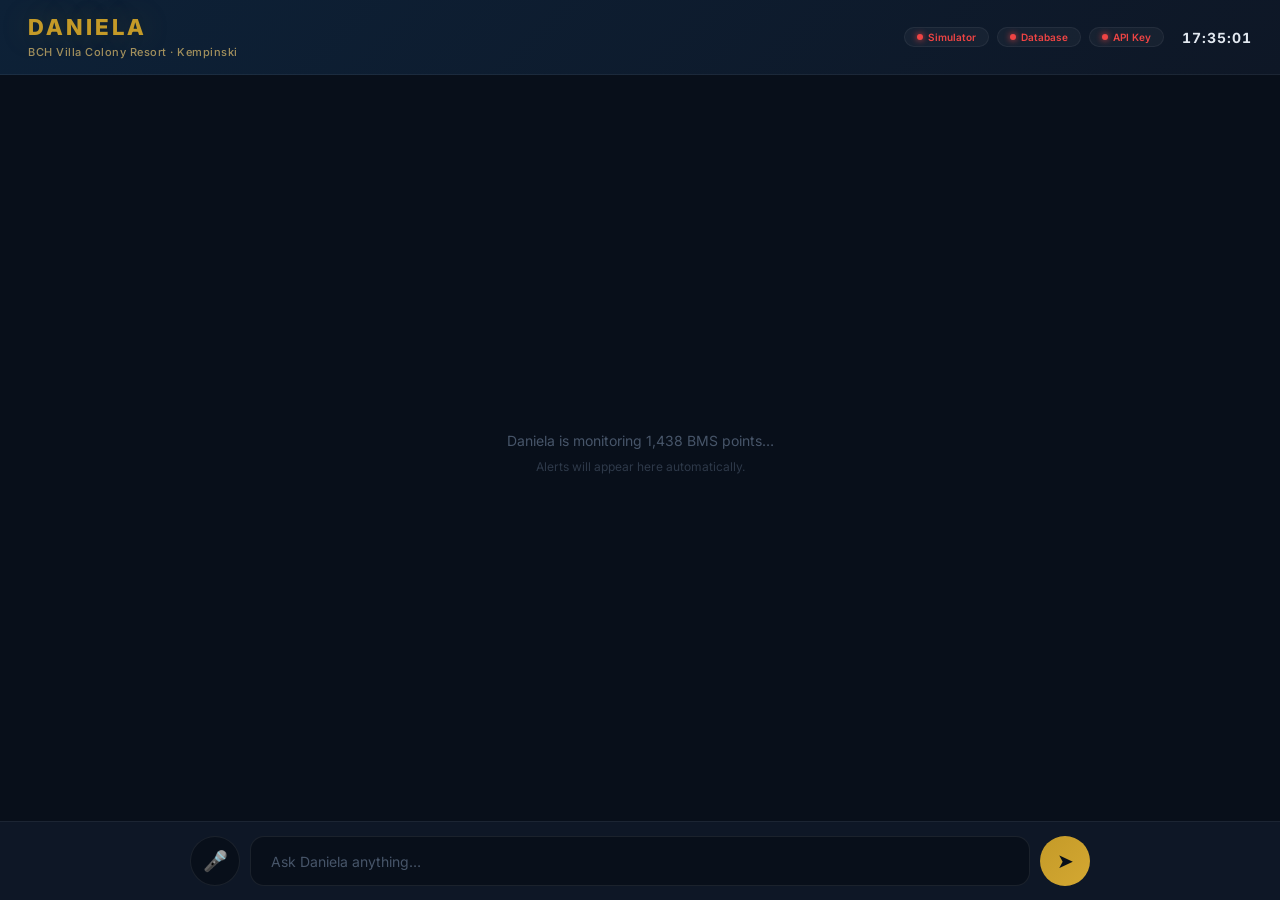
<file: frontend/index.html>
<!DOCTYPE html>
<html lang="en">
<head>
  <meta charset="UTF-8">
  <meta name="viewport" content="width=device-width, initial-scale=1.0">
  <title>DANIELA v0.5 — BCH Villa Colony Resort</title>
  <link rel="stylesheet" href="styles.css">
</head>
<body>

  <!-- ───────── HEADER ───────── -->
  <header class="top-bar">
    <div class="brand">
      <h1>DANIELA</h1>
      <span class="subtitle">BCH Villa Colony Resort &middot; Kempinski</span>
    </div>
    <div class="header-right">
      <div class="health-pills">
        <span class="pill" id="pill-sim">Simulator</span>
        <span class="pill" id="pill-db">Database</span>
        <span class="pill" id="pill-key">API Key</span>
      </div>
      <span class="clock" id="clock">--:--:--</span>
    </div>
  </header>

  <!-- ───────── FEED ───────── -->
  <main class="feed" id="feed">
    <div class="feed-empty" id="feed-empty">
      Daniela is monitoring 1,438 BMS points&hellip;<br>
      <span class="feed-empty-sub">Alerts will appear here automatically.</span>
    </div>
  </main>

  <!-- ───────── INPUT BAR ───────── -->
  <footer class="input-bar">
    <form class="input-form" id="input-form">
      <button type="button" class="mic-btn" id="mic-btn" title="Voice input">&#127908;</button>
      <input type="text" id="user-input" placeholder="Ask Daniela anything&hellip;" autocomplete="off">
      <button type="submit" class="send-btn" id="send-btn">&#10148;</button>
    </form>
  </footer>

  <script src="dashboard.js"></script>
</body>
</html>
</file>
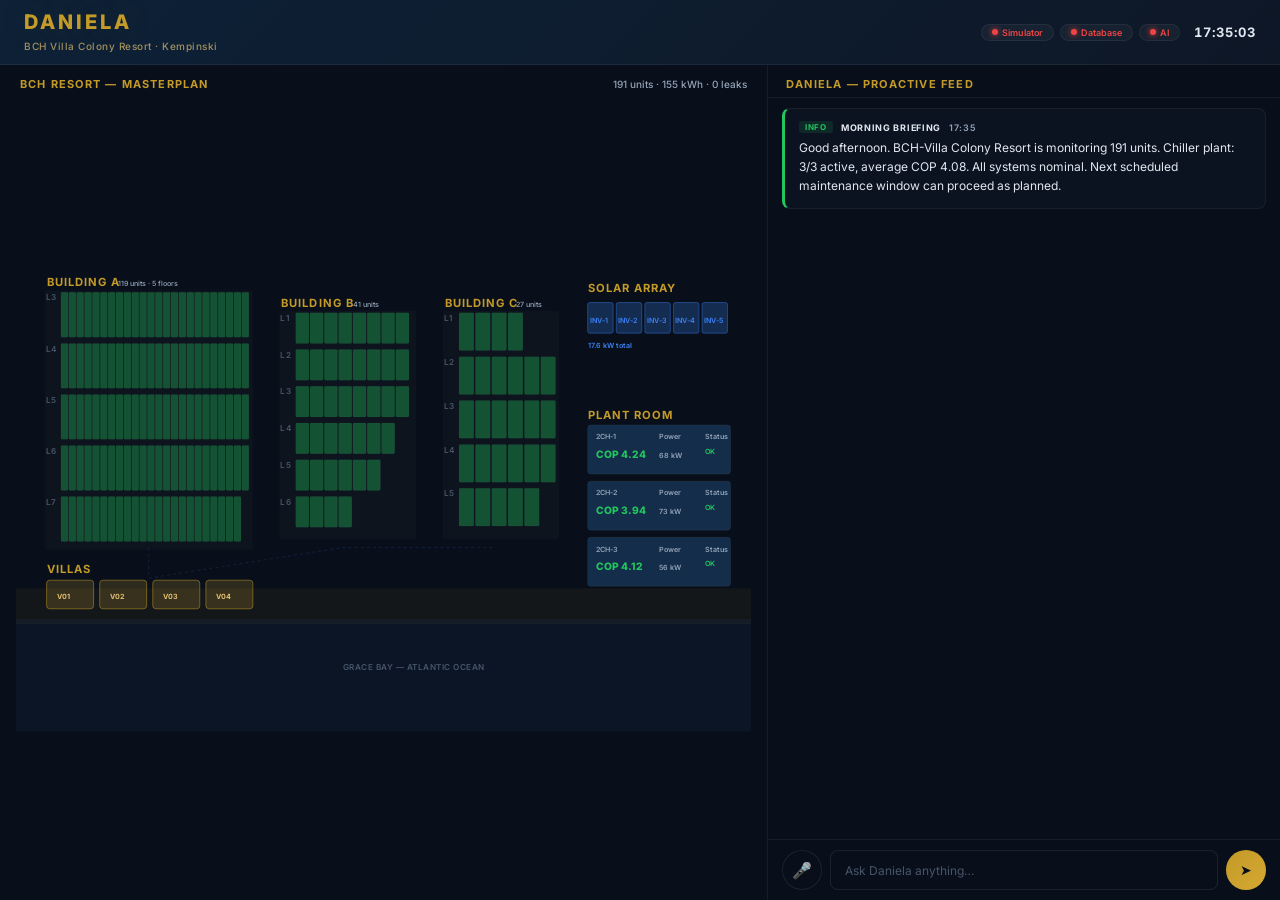
<file: frontend/daniela.html>
<!DOCTYPE html>
<html lang="en">
<head>
<meta charset="UTF-8">
<meta name="viewport" content="width=device-width, initial-scale=1.0">
<title>DANIELA — BCH Villa Colony Resort · Kempinski</title>
<link rel="preconnect" href="https://fonts.googleapis.com">
<link href="https://fonts.googleapis.com/css2?family=Inter:wght@300;400;500;600;700;800&display=swap" rel="stylesheet">
<style>
/* ── Reset + Base ─────────────────────────────────────────────────── */
*,*::before,*::after{box-sizing:border-box;margin:0;padding:0}
:root{
  --bg:#080F1A;--bg2:#0E1726;--navy:#0D2137;--navy2:#132D4A;--navy-light:#1A3A5C;
  --gold:#C49A28;--gold-light:#E2C06E;--gold-dim:rgba(196,154,40,.15);
  --white:#FFF;--gray:#94A3B8;--gray-dark:#475569;--text:#E2E8F0;--text2:#94A3B8;
  --green:#22C55E;--green-dim:rgba(34,197,94,.12);
  --red:#EF4444;--red-dim:rgba(239,68,68,.12);
  --orange:#F59E0B;--orange-dim:rgba(245,158,11,.12);
  --blue:#3B82F6;--blue-dim:rgba(59,130,246,.12);
  --radius:12px;--radius-sm:8px;
  --glass:rgba(14,23,38,.6);--glass-border:rgba(255,255,255,.06);
  --shadow:0 8px 32px rgba(0,0,0,.35);--tr:.3s cubic-bezier(.4,0,.2,1);
}
html,body{height:100%;overflow:hidden}
body{font-family:'Inter',system-ui,sans-serif;background:var(--bg);color:var(--text);display:flex;flex-direction:column;-webkit-font-smoothing:antialiased}
::-webkit-scrollbar{width:5px}::-webkit-scrollbar-track{background:transparent}::-webkit-scrollbar-thumb{background:var(--navy2);border-radius:3px}

/* ── Animations ───────────────────────────────────────────────────── */
@keyframes fadeIn{from{opacity:0;transform:translateY(8px)}to{opacity:1;transform:translateY(0)}}
@keyframes pulse-red{0%,100%{opacity:.7}50%{opacity:1}}
@keyframes pulse-border{0%,100%{box-shadow:0 0 0 0 rgba(239,68,68,.3)}50%{box-shadow:0 0 12px 2px rgba(239,68,68,.2)}}
@keyframes breathe{0%,100%{opacity:.5}50%{opacity:1}}
@keyframes ripple{0%{r:3;opacity:.8}100%{r:10;opacity:0}}

/* ── Header ───────────────────────────────────────────────────────── */
.header{background:linear-gradient(135deg,var(--navy),var(--bg2));border-bottom:1px solid var(--glass-border);display:flex;align-items:center;justify-content:space-between;padding:10px 24px;flex-shrink:0;z-index:100}
.header .brand h1{font-size:20px;font-weight:800;letter-spacing:3px;color:var(--gold);text-shadow:0 0 30px rgba(196,154,40,.2)}
.header .subtitle{font-size:10px;font-weight:500;color:var(--gold-light);opacity:.7;letter-spacing:.5px}
.header-right{display:flex;align-items:center;gap:14px}
.pills{display:flex;gap:6px}
.pill{display:inline-flex;align-items:center;gap:4px;padding:2px 10px;border-radius:20px;font-size:9px;font-weight:600;color:var(--text2);background:rgba(255,255,255,.04);border:1px solid rgba(255,255,255,.06)}
.pill::before{content:"";width:6px;height:6px;border-radius:50%;background:var(--gray-dark)}
.pill.ok::before{background:var(--green);box-shadow:0 0 6px var(--green)}.pill.ok{color:var(--green)}
.pill.fail::before{background:var(--red);box-shadow:0 0 6px var(--red)}.pill.fail{color:var(--red)}
.clock{font-size:13px;font-weight:700;font-variant-numeric:tabular-nums;letter-spacing:1px}

/* ── Main Layout ──────────────────────────────────────────────────── */
.main{flex:1;display:flex;overflow:hidden}
.map-panel{flex:0 0 60%;display:flex;flex-direction:column;border-right:1px solid var(--glass-border);position:relative;overflow:hidden}
.feed-panel{flex:0 0 40%;display:flex;flex-direction:column;min-width:0}

/* ── Map ──────────────────────────────────────────────────────────── */
.map-header{padding:12px 20px 6px;font-size:11px;font-weight:700;text-transform:uppercase;letter-spacing:1.2px;color:var(--gold);display:flex;justify-content:space-between;align-items:center}
.map-header .map-stats{font-weight:500;color:var(--text2);text-transform:none;letter-spacing:0;font-size:10px}
.map-wrap{flex:1;padding:8px 16px 12px;display:flex;align-items:center;justify-content:center}
.map-wrap svg{width:100%;height:100%;max-height:100%}

/* SVG styles */
.bld-label{font-size:11px;font-weight:700;fill:var(--gold);letter-spacing:1px}
.bld-sublabel{font-size:7px;font-weight:500;fill:var(--text2)}
.room-rect{stroke:rgba(255,255,255,.08);stroke-width:.3;cursor:pointer;transition:all .2s}
.room-rect:hover{stroke:var(--gold);stroke-width:1;filter:brightness(1.4)}
.room-ok{fill:rgba(34,197,94,.35)}
.room-alert{fill:rgba(245,158,11,.5)}
.room-critical{fill:rgba(239,68,68,.6);animation:pulse-red 1.2s ease-in-out infinite}
.room-offline{fill:rgba(71,85,105,.25)}
.chiller-box{fill:var(--navy2);stroke:rgba(255,255,255,.1);stroke-width:.5;rx:3;cursor:pointer}
.chiller-box:hover{stroke:var(--gold);stroke-width:1}
.chiller-label{font-size:7px;font-weight:600;fill:var(--text2)}
.chiller-cop{font-size:10px;font-weight:800;fill:var(--green)}
.chiller-cop.degraded{fill:var(--red)}
.villa-shape{fill:rgba(196,154,40,.2);stroke:var(--gold);stroke-width:.5;rx:3;cursor:pointer}
.villa-shape:hover{stroke:var(--gold-light);stroke-width:1.5}
.villa-label{font-size:7px;font-weight:700;fill:var(--gold-light)}
.solar-rect{fill:rgba(59,130,246,.25);stroke:var(--blue);stroke-width:.4;rx:2}
.solar-label{font-size:7px;font-weight:600;fill:var(--blue)}
.zone-label{font-size:8px;font-weight:600;fill:var(--gray-dark);letter-spacing:.5px}
.water-line{stroke:rgba(59,130,246,.3);stroke-width:.5;stroke-dasharray:3,3;fill:none}
.ground{fill:rgba(34,197,94,.04);stroke:rgba(34,197,94,.08);stroke-width:.3}
.beach{fill:rgba(196,154,40,.06)}
.ocean{fill:rgba(59,130,246,.05)}

/* ── Feed Panel ───────────────────────────────────────────────────── */
.feed-header{padding:12px 18px 6px;font-size:11px;font-weight:700;text-transform:uppercase;letter-spacing:1.2px;color:var(--gold);border-bottom:1px solid var(--glass-border)}
.feed{flex:1;overflow-y:auto;padding:10px 14px;display:flex;flex-direction:column;gap:8px}
.feed-empty{text-align:center;color:var(--gray-dark);font-size:12px;margin:auto;animation:breathe 3s ease-in-out infinite;line-height:2}

/* Feed message */
.msg{background:var(--glass);border:1px solid var(--glass-border);border-radius:var(--radius-sm);padding:12px 14px;animation:fadeIn .4s ease-out}
.msg.sev-CRITICAL{border-left:3px solid var(--red);animation:fadeIn .4s ease-out,pulse-border 2s infinite}
.msg.sev-HIGH{border-left:3px solid var(--orange)}
.msg.sev-INFO{border-left:3px solid var(--green)}
.msg.from-user{background:linear-gradient(135deg,var(--gold),#D4A832);color:var(--bg);align-self:flex-end;border-left:none;border-radius:var(--radius-sm) var(--radius-sm) 2px var(--radius-sm);max-width:85%}
.msg.from-daniela{border-left:3px solid var(--gold);align-self:flex-start;max-width:95%}
.msg-meta{display:flex;align-items:center;gap:8px;margin-bottom:5px;font-size:9px;color:var(--text2);text-transform:uppercase;letter-spacing:.7px;font-weight:600}
.msg.from-user .msg-meta{color:rgba(0,0,0,.5)}
.sev-chip{padding:1px 6px;border-radius:3px;font-size:8px;font-weight:700}
.sev-chip.CRITICAL{background:var(--red-dim);color:var(--red)}
.sev-chip.HIGH{background:var(--orange-dim);color:var(--orange)}
.sev-chip.INFO{background:var(--green-dim);color:var(--green)}
.msg-body{font-size:12px;line-height:1.6;white-space:pre-wrap}
.msg.from-user .msg-body{color:var(--bg);font-weight:500}
.msg-actions{margin-top:8px;display:flex;gap:6px;flex-wrap:wrap}
.act-btn{padding:5px 14px;border-radius:6px;border:1px solid rgba(255,255,255,.1);background:var(--bg);color:var(--text);font-size:10px;font-weight:600;font-family:'Inter',sans-serif;cursor:pointer;transition:all var(--tr)}
.act-btn:hover{border-color:var(--gold);color:var(--gold)}.act-btn.done{border-color:var(--green);color:var(--green);cursor:default}

/* Input bar */
.input-bar{border-top:1px solid var(--glass-border);padding:10px 14px;flex-shrink:0}
.input-form{display:flex;gap:8px}
.input-form input{flex:1;padding:10px 14px;background:var(--bg);border:1px solid rgba(255,255,255,.08);border-radius:var(--radius-sm);font-size:12px;font-family:'Inter',sans-serif;color:var(--text);outline:none}
.input-form input::placeholder{color:var(--gray-dark)}
.input-form input:focus{border-color:var(--gold)}
.send-btn,.mic-btn{width:40px;height:40px;border-radius:50%;border:1px solid rgba(255,255,255,.08);display:flex;align-items:center;justify-content:center;cursor:pointer;flex-shrink:0;font-size:16px;transition:all var(--tr)}
.send-btn{background:linear-gradient(135deg,var(--gold),#D4A832);color:var(--bg);border:none;font-size:14px}
.send-btn:hover{filter:brightness(1.15)}.send-btn:disabled{opacity:.4;cursor:not-allowed}
.mic-btn{background:var(--bg);color:var(--text2)}.mic-btn:hover{border-color:var(--gold);color:var(--gold)}
.mic-btn.listening{border-color:var(--gold);color:var(--gold);animation:pulse-border 1.2s infinite}
.mic-btn.unsupported{opacity:.2;cursor:not-allowed}

/* ── Map info tooltip ─────────────────────────────────────────────── */
.map-tooltip{position:absolute;bottom:12px;left:16px;right:16px;background:var(--glass);backdrop-filter:blur(16px);border:1px solid var(--glass-border);border-radius:var(--radius-sm);padding:10px 14px;font-size:11px;line-height:1.5;color:var(--text);display:none;z-index:10;animation:fadeIn .2s ease-out}
.map-tooltip.show{display:block}
.map-tooltip strong{color:var(--gold)}

/* ── Responsive ───────────────────────────────────────────────────── */
@media(max-width:900px){
  .main{flex-direction:column}
  .map-panel{flex:0 0 50%;border-right:none;border-bottom:1px solid var(--glass-border)}
  .feed-panel{flex:1}
}
</style>
</head>
<body>

<!-- ═══ HEADER ═══ -->
<header class="header">
  <div class="brand">
    <h1>DANIELA</h1>
    <span class="subtitle">BCH Villa Colony Resort · Kempinski</span>
  </div>
  <div class="header-right">
    <div class="pills">
      <span class="pill" id="p-sim">Simulator</span>
      <span class="pill" id="p-db">Database</span>
      <span class="pill" id="p-ai">AI</span>
    </div>
    <span class="clock" id="clock">--:--:--</span>
  </div>
</header>

<!-- ═══ MAIN ═══ -->
<div class="main">

  <!-- ─── MAP PANEL ─── -->
  <div class="map-panel">
    <div class="map-header">
      <span>BCH Resort — Masterplan</span>
      <span class="map-stats" id="map-stats">191 units · 1,438 BMS points</span>
    </div>
    <div class="map-wrap" id="map-wrap"></div>
    <div class="map-tooltip" id="map-tooltip"></div>
  </div>

  <!-- ─── FEED PANEL ─── -->
  <div class="feed-panel">
    <div class="feed-header">Daniela — Proactive Feed</div>
    <div class="feed" id="feed">
      <div class="feed-empty" id="feed-empty">Monitoring 1,438 BMS points&hellip;<br><span style="font-size:10px;opacity:.6">Alerts appear here automatically</span></div>
    </div>
    <div class="input-bar">
      <form class="input-form" id="input-form">
        <button type="button" class="mic-btn" id="mic-btn" title="Voice input">&#127908;</button>
        <input type="text" id="user-input" placeholder="Ask Daniela anything…" autocomplete="off">
        <button type="submit" class="send-btn" id="send-btn">&#10148;</button>
      </form>
    </div>
  </div>

</div>

<script>
// ═══════════════════════════════════════════════════════════════════
// DANIELA Enterprise Dashboard — self-contained
// ═══════════════════════════════════════════════════════════════════

const API = "http://localhost:8000/api/v1";
const POLL_MS = 30000;
let backendOnline = false;
let knownAlertIds = new Set();
let firstLoad = true;

// ── State ────────────────────────────────────────────────────────
let state = {
  chillers: [
    { id:"2CH-1", cop:4.21, power_kw:68, status:"ok", degraded:false },
    { id:"2CH-2", cop:3.95, power_kw:72, status:"ok", degraded:false },
    { id:"2CH-3", cop:4.08, power_kw:55, status:"ok", degraded:false },
  ],
  buildings: {
    A:{ total_units:119, electricity_kwh:98, water_m3:78, leaks_active:0 },
    B:{ total_units:41,  electricity_kwh:35, water_m3:28, leaks_active:0 },
    C:{ total_units:27,  electricity_kwh:22, water_m3:18, leaks_active:0 },
  },
  resort: { total_units:191, total_electricity_kwh:155, total_water_m3:124, active_leaks:0, solar_production_kw:18 },
  leaks: [],
};

// Building A floor layout (floors 3-7, rooms per floor)
const BLDG_A_FLOORS = [
  { floor:3, rooms: Array.from({length:24}, (_,i)=>`A3${String(i+1).padStart(2,'0')}`) },
  { floor:4, rooms: Array.from({length:24}, (_,i)=>`A4${String(i+1).padStart(2,'0')}`) },
  { floor:5, rooms: Array.from({length:24}, (_,i)=>`A5${String(i+1).padStart(2,'0')}`) },
  { floor:6, rooms: Array.from({length:24}, (_,i)=>`A6${String(i+1).padStart(2,'0')}`) },
  { floor:7, rooms: Array.from({length:23}, (_,i)=>`A7${String(i+1).padStart(2,'0')}`) },
];
const BLDG_B_FLOORS = [
  { floor:1, rooms: Array.from({length:8}, (_,i)=>`B1${String(i+1).padStart(2,'0')}`) },
  { floor:2, rooms: Array.from({length:8}, (_,i)=>`B2${String(i+1).padStart(2,'0')}`) },
  { floor:3, rooms: Array.from({length:8}, (_,i)=>`B3${String(i+1).padStart(2,'0')}`) },
  { floor:4, rooms: Array.from({length:7}, (_,i)=>`B4${String(i+1).padStart(2,'0')}`) },
  { floor:5, rooms: Array.from({length:6}, (_,i)=>`B5${String(i+1).padStart(2,'0')}`) },
  { floor:6, rooms: Array.from({length:4}, (_,i)=>`B6${String(i+1).padStart(2,'0')}`) },
];
const BLDG_C_FLOORS = [
  { floor:1, rooms: ["C102","C104","C106","C108"] },
  { floor:2, rooms: ["C201","C202","C203","C204","C206","C208"] },
  { floor:3, rooms: ["C301","C302","C303","C304","C306","C308"] },
  { floor:4, rooms: ["C401","C402","C403","C404","C406","C408"] },
  { floor:5, rooms: ["C501","C502","C503","C504","C506"] },
];
const VILLAS = ["V01","V02","V03","V04"];

// ── Boot ─────────────────────────────────────────────────────────
document.addEventListener("DOMContentLoaded", () => {
  tickClock(); setInterval(tickClock, 1000);
  buildSVG();
  refreshAll();
  setInterval(refreshAll, POLL_MS);
  document.getElementById("input-form").addEventListener("submit", onSubmit);
  initVoice();
});

function tickClock(){
  document.getElementById("clock").textContent =
    new Date().toLocaleTimeString("en-GB",{hour:"2-digit",minute:"2-digit",second:"2-digit"});
}

// ── Data fetch (backend or fallback) ─────────────────────────────
async function refreshAll(){
  await Promise.allSettled([fetchHealth(), fetchStatus(), fetchLeaks(), pollProactive()]);
  updateMap();
}

async function fetchHealth(){
  try{
    const d=await(await fetch(`${API}/health`,{signal:AbortSignal.timeout(3000)})).json();
    backendOnline=true;
    const c=d.checks||{};
    setPill("p-sim",c.simulator_running); setPill("p-db",c.db_connected); setPill("p-ai",c.api_key_configured);
  }catch{
    backendOnline=false;
    setPill("p-sim",false); setPill("p-db",false); setPill("p-ai",false);
    jitterSimData();
  }
}

function setPill(id,ok){const e=document.getElementById(id);e.classList.toggle("ok",!!ok);e.classList.toggle("fail",!ok)}

async function fetchStatus(){
  if(!backendOnline) return;
  try{
    const d=(await(await fetch(`${API}/status`)).json()).data;
    if(d.chillers) state.chillers=d.chillers;
    if(d.buildings) state.buildings=d.buildings;
    if(d.resort) state.resort=d.resort;
  }catch{}
}

async function fetchLeaks(){
  if(!backendOnline){ state.leaks=[]; return; }
  try{
    const d=await(await fetch(`${API}/leaks`)).json();
    state.leaks=d.leaks||[];
  }catch{ state.leaks=[]; }
}

// Simulate small data jitter when backend is offline
function jitterSimData(){
  for(const ch of state.chillers){
    ch.cop = Math.max(3.2, ch.cop + (Math.random()-.5)*.08);
    ch.power_kw = Math.max(20, ch.power_kw + (Math.random()-.5)*3);
    ch.degraded = ch.cop < 3.5;
  }
  for(const b of Object.values(state.buildings)){
    b.electricity_kwh = Math.max(5, b.electricity_kwh + (Math.random()-.5)*2);
    b.water_m3 = Math.max(2, b.water_m3 + (Math.random()-.5)*1);
  }
  state.resort.solar_production_kw = Math.max(0, state.resort.solar_production_kw + (Math.random()-.5)*1);
  // Randomly simulate a leak ~10% of the time
  if(Math.random()<.1 && state.leaks.length===0){
    const rooms=["A517","B204","C302"];
    const r=rooms[Math.floor(Math.random()*rooms.length)];
    state.leaks=[{room_id:r,building:r[0],flow_lph:Math.round(8+Math.random()*15)}];
    state.buildings[r[0]].leaks_active=1;
    state.resort.active_leaks=1;
  } else if(Math.random()<.3 && state.leaks.length>0){
    state.leaks=[];
    for(const b of Object.values(state.buildings)) b.leaks_active=0;
    state.resort.active_leaks=0;
  }
}

// ── SVG Map ──────────────────────────────────────────────────────
function buildSVG(){
  const W=720, H=460;
  const ns="http://www.w3.org/2000/svg";
  const svg=document.createElementNS(ns,"svg");
  svg.setAttribute("viewBox",`0 0 ${W} ${H}`);
  svg.setAttribute("preserveAspectRatio","xMidYMid meet");

  // Background zones
  addRect(svg,0,0,W,H,"var(--bg)"); // base
  addRect(svg,0,350,W,110,"","ocean"); // ocean south
  addRect(svg,0,320,W,35,"","beach");  // beach strip

  // ── Building A (west, large) ──
  const aX=30, aY=30, aW=200, aH=250;
  addRect(svg,aX-2,aY-2,aW+4,aH+4,"rgba(255,255,255,.02)","","",2);
  addText(svg,aX,aY-6,"BUILDING A","bld-label");
  addText(svg,aX+70,aY-6,"119 units · 5 floors","bld-sublabel");

  BLDG_A_FLOORS.forEach((fl,fi)=>{
    const fy=aY+fi*50;
    addText(svg,aX-1,fy+8,`L${fl.floor}`,"zone-label");
    fl.rooms.forEach((rid,ri)=>{
      const rx=aX+14+ri*7.7, ry=fy, rw=7, rh=44;
      const rect=addRect(svg,rx,ry,rw,rh,"","room-rect room-ok","",1);
      rect.dataset.room=rid; rect.dataset.building="A";
      rect.addEventListener("click",()=>onRoomClick(rid,"A"));
    });
  });

  // ── Building B (center) ──
  const bX=260, bY=50, bW=130, bH=220;
  addRect(svg,bX-2,bY-2,bW+4,bH+4,"rgba(255,255,255,.02)","","",2);
  addText(svg,bX,bY-6,"BUILDING B","bld-label");
  addText(svg,bX+70,bY-6,"41 units","bld-sublabel");

  BLDG_B_FLOORS.forEach((fl,fi)=>{
    const fy=bY+fi*36;
    addText(svg,bX-1,fy+8,`L${fl.floor}`,"zone-label");
    fl.rooms.forEach((rid,ri)=>{
      const rx=bX+14+ri*14, ry=fy, rw=13, rh=30;
      const rect=addRect(svg,rx,ry,rw,rh,"","room-rect room-ok","",1);
      rect.dataset.room=rid; rect.dataset.building="B";
      rect.addEventListener("click",()=>onRoomClick(rid,"B"));
    });
  });

  // ── Building C (east) ──
  const cX=420, cY=50, cW=110, cH=220;
  addRect(svg,cX-2,cY-2,cW+4,cH+4,"rgba(255,255,255,.02)","","",2);
  addText(svg,cX,cY-6,"BUILDING C","bld-label");
  addText(svg,cX+70,cY-6,"27 units","bld-sublabel");

  BLDG_C_FLOORS.forEach((fl,fi)=>{
    const fy=cY+fi*43;
    addText(svg,cX-1,fy+8,`L${fl.floor}`,"zone-label");
    fl.rooms.forEach((rid,ri)=>{
      const rx=cX+14+ri*16, ry=fy, rw=14.5, rh=37;
      const rect=addRect(svg,rx,ry,rw,rh,"","room-rect room-ok","",1);
      rect.dataset.room=rid; rect.dataset.building="C";
      rect.addEventListener("click",()=>onRoomClick(rid,"C"));
    });
  });

  // ── Villas (beachfront west) ──
  addText(svg,30,305,"VILLAS","bld-label");
  VILLAS.forEach((vid,i)=>{
    const vx=30+i*52, vy=312;
    const rect=addRect(svg,vx,vy,46,28,"","villa-shape","",2);
    rect.dataset.room=vid; rect.dataset.building="V";
    rect.addEventListener("click",()=>onRoomClick(vid,"V"));
    addText(svg,vx+10,vy+18,vid,"villa-label");
  });

  // ── Plant Room (chillers) ──
  const pX=560, pY=160;
  addText(svg,pX,pY-6,"PLANT ROOM","bld-label");
  state.chillers.forEach((ch,i)=>{
    const cy=pY+i*55;
    const box=addRect(svg,pX,cy,140,48,"","chiller-box","",3);
    box.dataset.chiller=ch.id;
    box.addEventListener("click",()=>onChillerClick(ch.id));
    addText(svg,pX+8,cy+14,ch.id,"chiller-label");
    addText(svg,pX+8,cy+32,"","chiller-cop",`cop-${ch.id}`);
    addText(svg,pX+70,cy+14,"Power","chiller-label");
    addText(svg,pX+70,cy+32,"","chiller-label",`pw-${ch.id}`);
    addText(svg,pX+115,cy+14,"Status","chiller-label");
    addText(svg,pX+115,cy+28,"","chiller-label",`st-${ch.id}`);
  });

  // ── Solar (roof area) ──
  addText(svg,560,30,"SOLAR ARRAY","bld-label");
  for(let i=0;i<5;i++){
    addRect(svg,560+i*28,40,25,30,"","solar-rect");
    addText(svg,562+i*28,60,`INV-${i+1}`,"solar-label");
  }
  addText(svg,560,85,"","solar-label","solar-kw");

  // ── Water mains (decorative) ──
  const path=document.createElementNS(ns,"path");
  path.setAttribute("d",`M${aX+100},${aY+aH} L${aX+100},${aY+aH+30} L${bX+60},${bY+bH+10} L${cX+50},${cY+cH+10}`);
  path.setAttribute("class","water-line");
  svg.appendChild(path);

  // ── Ocean label ──
  addText(svg,W/2-40,400,"GRACE BAY — ATLANTIC OCEAN","zone-label");

  document.getElementById("map-wrap").appendChild(svg);
}

function addRect(svg,x,y,w,h,fill,cls,id,rx){
  const ns="http://www.w3.org/2000/svg";
  const r=document.createElementNS(ns,"rect");
  r.setAttribute("x",x);r.setAttribute("y",y);r.setAttribute("width",w);r.setAttribute("height",h);
  if(fill)r.setAttribute("fill",fill);
  if(cls)r.setAttribute("class",cls);
  if(id)r.id=id;
  if(rx)r.setAttribute("rx",rx);
  svg.appendChild(r);
  return r;
}

function addText(svg,x,y,text,cls,id){
  const ns="http://www.w3.org/2000/svg";
  const t=document.createElementNS(ns,"text");
  t.setAttribute("x",x);t.setAttribute("y",y);
  if(cls)t.setAttribute("class",cls);
  if(id)t.id=id;
  t.textContent=text;
  svg.appendChild(t);
  return t;
}

// ── Update map colors ────────────────────────────────────────────
function updateMap(){
  const leakRooms=new Set(state.leaks.map(l=>l.room_id));

  // Update room rectangles
  document.querySelectorAll(".room-rect").forEach(rect=>{
    const rid=rect.dataset.room;
    rect.classList.remove("room-ok","room-alert","room-critical","room-offline");
    if(leakRooms.has(rid)){
      rect.classList.add("room-critical");
    } else {
      rect.classList.add("room-ok");
    }
  });

  // Update chiller displays
  state.chillers.forEach(ch=>{
    const copEl=document.getElementById(`cop-${ch.id}`);
    const pwEl=document.getElementById(`pw-${ch.id}`);
    const stEl=document.getElementById(`st-${ch.id}`);
    if(copEl){
      copEl.textContent=`COP ${ch.cop.toFixed(2)}`;
      copEl.classList.toggle("degraded",ch.degraded||ch.cop<3.5);
      copEl.classList.toggle("chiller-cop",true);
    }
    if(pwEl) pwEl.textContent=`${ch.power_kw.toFixed(0)} kW`;
    if(stEl){
      stEl.textContent=ch.degraded?"DEGRADED":(ch.cop>0?"OK":"OFF");
      stEl.style.fill=ch.degraded?"var(--red)":(ch.cop>0?"var(--green)":"var(--gray-dark)");
    }
  });

  // Solar
  const solarEl=document.getElementById("solar-kw");
  if(solarEl) solarEl.textContent=`${state.resort.solar_production_kw?.toFixed(1)||"--"} kW total`;

  // Stats
  const statsEl=document.getElementById("map-stats");
  if(statsEl){
    const leaks=state.resort.active_leaks||0;
    statsEl.textContent=`${state.resort.total_units||191} units · ${state.resort.total_electricity_kwh?.toFixed(0)||"--"} kWh · ${leaks} leak${leaks!==1?"s":""}`;
  }
}

// ── Map click handlers ───────────────────────────────────────────
function onRoomClick(roomId, building){
  const leak=state.leaks.find(l=>l.room_id===roomId);
  const bData=state.buildings[building]||{};
  const tooltip=document.getElementById("map-tooltip");

  if(leak){
    tooltip.innerHTML=`<strong>${roomId}</strong> — Active leak detected · ${leak.flow_lph} L/h · Undetected 72h = $3,000-$8,000 damage`;
  } else {
    tooltip.innerHTML=`<strong>${roomId}</strong> — Building ${building} · All sensors nominal`;
  }
  tooltip.classList.add("show");
  setTimeout(()=>tooltip.classList.remove("show"),5000);

  // Also ask Daniela about this room
  sendToDaniela(`Status of room ${roomId}?`);
}

function onChillerClick(chillerId){
  const ch=state.chillers.find(c=>c.id===chillerId);
  if(!ch) return;
  const tooltip=document.getElementById("map-tooltip");
  const status=ch.degraded?`DEGRADED — COP ${ch.cop.toFixed(2)} below 3.5 threshold`:`Operating normally — COP ${ch.cop.toFixed(2)}`;
  tooltip.innerHTML=`<strong>${chillerId}</strong> — ${status} · ${ch.power_kw.toFixed(0)} kW`;
  tooltip.classList.add("show");
  setTimeout(()=>tooltip.classList.remove("show"),5000);

  sendToDaniela(`Tell me about chiller ${chillerId}`);
}

// ── Proactive feed ───────────────────────────────────────────────
async function pollProactive(){
  // Try backend
  if(backendOnline){
    try{
      const d=await(await fetch(`${API}/proactive`)).json();
      const alerts=d.alerts||[];
      for(const a of alerts){
        if(knownAlertIds.has(a.id)) continue;
        knownAlertIds.add(a.id);
        hideEmpty();
        appendAlert(a);
        if(a.severity==="CRITICAL"||a.severity==="HIGH"){ playSound(); speakText(a.message); }
      }
    }catch{}
  }

  // On first load, try morning briefing
  if(firstLoad){
    firstLoad=false;
    await loadBriefing();
  }
}

async function loadBriefing(){
  if(backendOnline){
    try{
      const d=await(await fetch(`${API}/briefing/latest`)).json();
      if(d.briefing){ hideEmpty(); appendMsg({severity:"INFO",equipment:"Morning Briefing",message:d.briefing,timestamp:d.timestamp}); }
    }catch{}
  } else {
    hideEmpty();
    appendMsg({severity:"INFO",equipment:"Morning Briefing",
      message:`Good afternoon. BCH-Villa Colony Resort is monitoring 191 units. Chiller plant: 3/3 active, average COP ${(state.chillers.reduce((s,c)=>s+c.cop,0)/3).toFixed(2)}. All systems nominal. Next scheduled maintenance window can proceed as planned.`,
      timestamp:new Date().toISOString()});
  }
}

function appendAlert(a){
  const actions=extractActions(a.message);
  appendMsg({severity:a.severity,equipment:a.equipment,message:a.message,timestamp:a.timestamp,alertId:a.id,actions});
}

function appendMsg({severity,equipment,message,timestamp,alertId,actions}){
  const feed=document.getElementById("feed");
  const div=document.createElement("div");
  div.className=`msg sev-${severity}`;
  const t=timestamp?new Date(timestamp).toLocaleTimeString("en-GB",{hour:"2-digit",minute:"2-digit"}):new Date().toLocaleTimeString("en-GB",{hour:"2-digit",minute:"2-digit"});

  let html=`<div class="msg-meta"><span class="sev-chip ${severity}">${severity}</span><span style="font-weight:700;color:var(--text)">${esc(equipment)}</span><span>${t}</span></div><div class="msg-body">${esc(message)}</div>`;

  if(actions&&actions.length){
    html+=`<div class="msg-actions">${actions.map(a=>{
      const bid=`a-${Math.random().toString(36).slice(2,7)}`;
      return `<button class="act-btn" id="${bid}" onclick="confirmAct('${bid}','${alertId||''}')">${esc(a)}</button>`;
    }).join("")}</div>`;
  }
  div.innerHTML=html;
  feed.appendChild(div);
  feed.scrollTop=feed.scrollHeight;
}

function extractActions(msg){
  const acts=[];
  for(const pat of [/Should I (.+?\?)/gi,/Shall I (.+?\?)/gi]){
    let m; while((m=pat.exec(msg))!==null){
      const l=m[1].replace(/\?$/,"").trim();
      if(l.length>5&&l.length<80) acts.push(l.charAt(0).toUpperCase()+l.slice(1));
    }
  }
  return acts;
}

async function confirmAct(bid,alertId){
  const b=document.getElementById(bid); if(!b||b.classList.contains("done"))return;
  b.classList.add("done"); b.textContent="Confirmed";
  if(alertId&&backendOnline) try{await fetch(`${API}/proactive/${alertId}/acknowledge`,{method:"POST"})}catch{}
  appendDaniela("Understood. I'll proceed and update you on progress.");
}

// ── Chat ─────────────────────────────────────────────────────────
async function onSubmit(e){
  e.preventDefault();
  const input=document.getElementById("user-input");
  const msg=input.value.trim(); if(!msg)return;
  hideEmpty(); appendUser(msg); input.value="";
  await sendToDaniela(msg);
}

async function sendToDaniela(msg){
  const btn=document.getElementById("send-btn"); btn.disabled=true;
  try{
    if(backendOnline){
      const r=await fetch(`${API}/chat`,{method:"POST",headers:{"Content-Type":"application/json"},body:JSON.stringify({message:msg,language:"en"})});
      const d=await r.json();
      appendDaniela(d.response); speakText(d.response);
    } else {
      appendDaniela("I'm currently operating in offline mode. Showing simulated data. Connect the backend for live intelligence.");
    }
  }catch{
    appendDaniela("Connection interrupted. I'll retry on the next cycle.");
  }finally{ btn.disabled=false; }
}

function appendUser(text){
  hideEmpty();
  const feed=document.getElementById("feed"), div=document.createElement("div");
  div.className="msg from-user";
  const t=new Date().toLocaleTimeString("en-GB",{hour:"2-digit",minute:"2-digit"});
  div.innerHTML=`<div class="msg-meta"><span>You</span><span>${t}</span></div><div class="msg-body">${esc(text)}</div>`;
  feed.appendChild(div); feed.scrollTop=feed.scrollHeight;
}

function appendDaniela(text){
  const feed=document.getElementById("feed"), div=document.createElement("div");
  div.className="msg from-daniela";
  const t=new Date().toLocaleTimeString("en-GB",{hour:"2-digit",minute:"2-digit"});
  const actions=extractActions(text);
  let html=`<div class="msg-meta"><span style="font-weight:700;color:var(--text)">Daniela</span><span>${t}</span></div><div class="msg-body">${esc(text)}</div>`;
  if(actions.length){
    html+=`<div class="msg-actions">${actions.map(a=>{
      const bid=`a-${Math.random().toString(36).slice(2,7)}`;
      return `<button class="act-btn" id="${bid}" onclick="confirmAct('${bid}','')">${esc(a)}</button>`;
    }).join("")}</div>`;
  }
  div.innerHTML=html;
  feed.appendChild(div); feed.scrollTop=feed.scrollHeight;
}

// ── Helpers ──────────────────────────────────────────────────────
function hideEmpty(){const e=document.getElementById("feed-empty");if(e)e.remove()}
function esc(s){const d=document.createElement("div");d.textContent=s;return d.innerHTML}

function playSound(){
  try{
    const ac=new(window.AudioContext||window.webkitAudioContext)();
    const o=ac.createOscillator(),g=ac.createGain();
    o.connect(g);g.connect(ac.destination);o.type="sine";
    o.frequency.setValueAtTime(880,ac.currentTime);o.frequency.setValueAtTime(660,ac.currentTime+.15);
    g.gain.setValueAtTime(.1,ac.currentTime);g.gain.exponentialRampToValueAtTime(.001,ac.currentTime+.5);
    o.start(ac.currentTime);o.stop(ac.currentTime+.5);
  }catch{}
}

// ── Voice ────────────────────────────────────────────────────────
let recognition=null;
function initVoice(){
  const mic=document.getElementById("mic-btn");
  const SR=window.SpeechRecognition||window.webkitSpeechRecognition;
  if(!SR){mic.classList.add("unsupported");return}
  recognition=new SR();recognition.lang="en-US";recognition.interimResults=false;
  recognition.onresult=e=>{document.getElementById("user-input").value=e.results[0][0].transcript;document.getElementById("input-form").dispatchEvent(new Event("submit"))};
  recognition.onend=()=>mic.classList.remove("listening");
  recognition.onerror=()=>mic.classList.remove("listening");
  mic.addEventListener("click",()=>{
    if(mic.classList.contains("listening")){recognition.stop()}else{mic.classList.add("listening");recognition.start()}
  });
}
function speakText(text){
  if(!window.speechSynthesis)return;
  const u=new SpeechSynthesisUtterance(text.substring(0,400));u.lang="en-US";u.rate=1;u.pitch=1;
  window.speechSynthesis.speak(u);
}
</script>
</body>
</html>
</file>
<file: frontend/styles.css>
/* ── DANIELA v0.5 — Proactive AI Feed ── */
@import url('https://fonts.googleapis.com/css2?family=Inter:wght@300;400;500;600;700;800&display=swap');

:root {
  --bg:         #080F1A;
  --bg2:        #0E1726;
  --navy:       #0D2137;
  --navy2:      #132D4A;
  --gold:       #C49A28;
  --gold-light: #E2C06E;
  --white:      #FFFFFF;
  --gray:       #94A3B8;
  --gray-dark:  #475569;
  --text:       #E2E8F0;
  --text2:      #94A3B8;
  --green:      #22C55E;
  --red:        #EF4444;
  --orange:     #F59E0B;
  --blue:       #3B82F6;
  --radius:     14px;
  --radius-sm:  8px;
  --glass:      rgba(14,23,38,.55);
  --glass-border: rgba(255,255,255,.06);
  --shadow:     0 8px 32px rgba(0,0,0,.35);
  --transition: .3s cubic-bezier(.4,0,.2,1);
}

*, *::before, *::after { box-sizing: border-box; margin: 0; padding: 0; }

html, body {
  height: 100%;
  overflow: hidden;
}

body {
  font-family: 'Inter', system-ui, -apple-system, sans-serif;
  background: var(--bg);
  color: var(--text);
  display: flex;
  flex-direction: column;
  -webkit-font-smoothing: antialiased;
}

/* ── Scrollbar ── */
::-webkit-scrollbar { width: 5px; }
::-webkit-scrollbar-track { background: transparent; }
::-webkit-scrollbar-thumb { background: var(--navy2); border-radius: 3px; }

/* ── Animations ── */
@keyframes fadeInUp {
  from { opacity: 0; transform: translateY(12px); }
  to   { opacity: 1; transform: translateY(0); }
}
@keyframes pulse-border {
  0%, 100% { border-color: var(--red); box-shadow: 0 0 0 0 rgba(239,68,68,.3); }
  50%      { border-color: var(--red); box-shadow: 0 0 12px 2px rgba(239,68,68,.15); }
}
@keyframes breathe {
  0%, 100% { opacity: .6; }
  50%      { opacity: 1; }
}

/* ── HEADER ── */
.top-bar {
  background: linear-gradient(135deg, var(--navy) 0%, var(--bg2) 100%);
  border-bottom: 1px solid var(--glass-border);
  display: flex;
  align-items: center;
  justify-content: space-between;
  padding: 14px 28px;
  flex-shrink: 0;
  z-index: 100;
}
.top-bar .brand h1 {
  font-size: 22px;
  font-weight: 800;
  letter-spacing: 3px;
  color: var(--gold);
  text-shadow: 0 0 30px rgba(196,154,40,.25);
}
.top-bar .subtitle {
  font-size: 11px;
  font-weight: 500;
  color: var(--gold-light);
  opacity: .7;
  letter-spacing: .5px;
}
.header-right {
  display: flex;
  align-items: center;
  gap: 18px;
}
.health-pills {
  display: flex;
  gap: 8px;
}
.pill {
  display: inline-flex;
  align-items: center;
  gap: 5px;
  padding: 3px 12px;
  border-radius: 20px;
  font-size: 10px;
  font-weight: 600;
  color: var(--text2);
  background: rgba(255,255,255,.04);
  border: 1px solid rgba(255,255,255,.06);
  transition: all var(--transition);
}
.pill::before {
  content: "";
  width: 6px; height: 6px;
  border-radius: 50%;
  background: var(--gray-dark);
  transition: all var(--transition);
}
.pill.ok::before { background: var(--green); box-shadow: 0 0 6px var(--green); }
.pill.ok         { color: var(--green); }
.pill.fail::before { background: var(--red); box-shadow: 0 0 6px var(--red); }
.pill.fail         { color: var(--red); }

.clock {
  font-size: 14px;
  font-weight: 700;
  color: var(--text);
  font-variant-numeric: tabular-nums;
  letter-spacing: 1px;
}

/* ── FEED ── */
.feed {
  flex: 1;
  overflow-y: auto;
  padding: 20px 28px 10px;
  display: flex;
  flex-direction: column;
  gap: 12px;
}

.feed-empty {
  text-align: center;
  color: var(--gray-dark);
  font-size: 14px;
  margin: auto;
  line-height: 1.8;
  animation: breathe 3s ease-in-out infinite;
}
.feed-empty-sub {
  font-size: 12px;
  opacity: .6;
}

/* ── FEED MESSAGE ── */
.feed-msg {
  background: var(--glass);
  backdrop-filter: blur(16px);
  border: 1px solid var(--glass-border);
  border-radius: var(--radius);
  padding: 18px 22px;
  animation: fadeInUp .4s ease-out;
  transition: border-color var(--transition);
  max-width: 900px;
  width: 100%;
}

/* Severity borders */
.feed-msg.severity-CRITICAL {
  border-left: 4px solid var(--red);
  animation: fadeInUp .4s ease-out, pulse-border 2s ease-in-out infinite;
}
.feed-msg.severity-HIGH {
  border-left: 4px solid var(--orange);
}
.feed-msg.severity-INFO {
  border-left: 4px solid var(--green);
}

/* User messages — right aligned */
.feed-msg.from-user {
  background: linear-gradient(135deg, var(--gold) 0%, #D4A832 100%);
  color: var(--bg);
  align-self: flex-end;
  border-left: none;
  border-radius: var(--radius) var(--radius) 4px var(--radius);
}
.feed-msg.from-user .msg-meta { color: rgba(0,0,0,.5); }

/* Daniela response to user query */
.feed-msg.from-daniela {
  border-left: 4px solid var(--gold);
  align-self: flex-start;
}

.msg-meta {
  display: flex;
  align-items: center;
  gap: 10px;
  margin-bottom: 8px;
  font-size: 10px;
  color: var(--text2);
  text-transform: uppercase;
  letter-spacing: .8px;
  font-weight: 600;
}
.msg-severity {
  padding: 2px 8px;
  border-radius: 4px;
  font-size: 9px;
  font-weight: 700;
  letter-spacing: .5px;
}
.msg-severity.CRITICAL { background: rgba(239,68,68,.15); color: var(--red); }
.msg-severity.HIGH     { background: rgba(245,158,11,.15); color: var(--orange); }
.msg-severity.INFO     { background: rgba(34,197,94,.15); color: var(--green); }

.msg-equipment {
  font-weight: 700;
  color: var(--text);
}

.msg-body {
  font-size: 14px;
  line-height: 1.7;
  white-space: pre-wrap;
  color: var(--text);
}
.feed-msg.from-user .msg-body {
  color: var(--bg);
  font-weight: 500;
}

/* Action buttons */
.msg-actions {
  margin-top: 12px;
  display: flex;
  gap: 8px;
  flex-wrap: wrap;
}
.action-btn {
  padding: 7px 18px;
  border-radius: var(--radius-sm);
  border: 1px solid rgba(255,255,255,.12);
  background: var(--bg);
  color: var(--text);
  font-size: 12px;
  font-weight: 600;
  font-family: 'Inter', sans-serif;
  cursor: pointer;
  transition: all var(--transition);
  letter-spacing: .3px;
}
.action-btn:hover {
  border-color: var(--gold);
  color: var(--gold);
  background: rgba(196,154,40,.08);
}
.action-btn.confirmed {
  border-color: var(--green);
  color: var(--green);
  background: rgba(34,197,94,.08);
  cursor: default;
}

/* ── INPUT BAR ── */
.input-bar {
  background: var(--bg2);
  border-top: 1px solid var(--glass-border);
  padding: 14px 28px;
  flex-shrink: 0;
}
.input-form {
  display: flex;
  gap: 10px;
  max-width: 900px;
  margin: 0 auto;
}
.input-form input {
  flex: 1;
  padding: 14px 20px;
  background: var(--bg);
  border: 1px solid rgba(255,255,255,.08);
  border-radius: var(--radius);
  font-size: 14px;
  font-family: 'Inter', sans-serif;
  color: var(--text);
  outline: none;
  transition: border-color var(--transition);
}
.input-form input::placeholder { color: var(--gray-dark); }
.input-form input:focus { border-color: var(--gold); }

.send-btn {
  width: 50px; height: 50px;
  border-radius: 50%;
  background: linear-gradient(135deg, var(--gold) 0%, #D4A832 100%);
  color: var(--bg);
  border: none;
  font-size: 20px;
  cursor: pointer;
  display: flex;
  align-items: center;
  justify-content: center;
  transition: all var(--transition);
  flex-shrink: 0;
}
.send-btn:hover { filter: brightness(1.15); transform: scale(1.05); }
.send-btn:disabled { opacity: .4; cursor: not-allowed; transform: none; }

/* Mic button */
.mic-btn {
  width: 50px; height: 50px;
  border-radius: 50%;
  background: var(--bg);
  border: 1px solid rgba(255,255,255,.08);
  color: var(--text2);
  font-size: 20px;
  cursor: pointer;
  display: flex;
  align-items: center;
  justify-content: center;
  transition: all var(--transition);
  flex-shrink: 0;
}
.mic-btn:hover { border-color: var(--gold); color: var(--gold); }
.mic-btn.listening {
  border-color: var(--gold);
  color: var(--gold);
  animation: pulse-border 1.2s ease-in-out infinite;
}
.mic-btn.unsupported { opacity: .25; cursor: not-allowed; }

/* ── RESPONSIVE ── */
@media (max-width: 640px) {
  .top-bar { flex-direction: column; gap: 8px; padding: 10px 16px; }
  .header-right { gap: 10px; }
  .feed { padding: 12px 12px 6px; }
  .input-bar { padding: 10px 12px; }
  .health-pills { display: none; }
}
</file>
